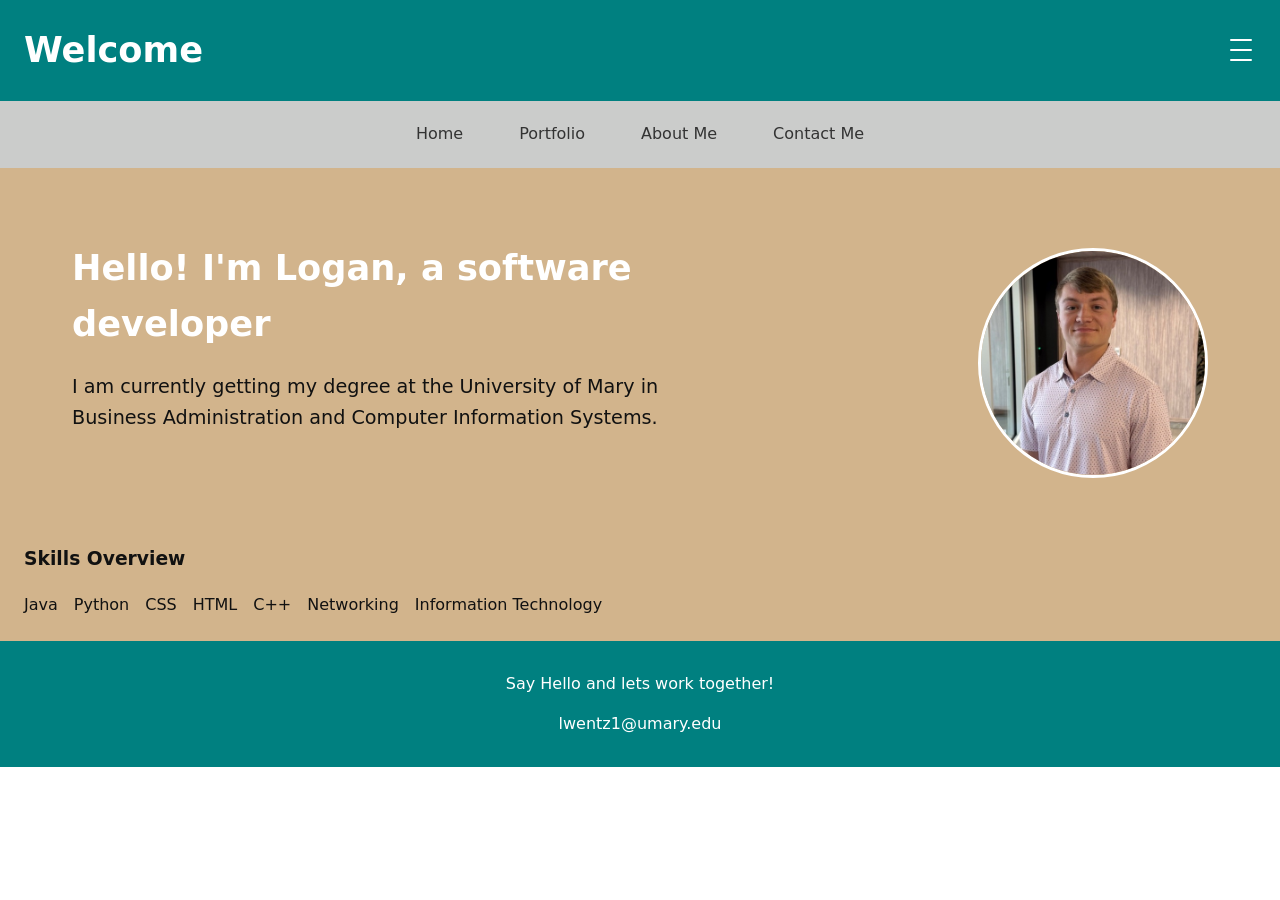
<file: index.html>
<!DOCTYPE html>
<!--
Logan Wentz
Index HTML file
Date: 9-23-2025
-->

<html lang="en">

<head>
    <meta charset="UTF-8">
    <meta name="viewport" content="width=device-width, initial-scale=1.0">
    <title>Home Page</title>
    <meta name="description"
        content="Logan Wentz — software developer and University of Mary student. Browse projects, about, and contact information.">
    <meta name="keywords"
        content="Logan Wentz, software developer, portfolio, University of Mary, Computer Information Systems, Business Administration">
    <meta name="author" content="Logan Wentz">
    <meta property="og:title" content="Home — Logan Wentz">
    <meta property="og:description"
        content="Portfolio and contact information for Logan Wentz, software developer and University of Mary student.">
    <meta property="og:type" content="website">
    <meta property="og:image" content="images/me.jpeg">
    <meta name="twitter:card" content="summary_large_image">
    <meta name="twitter:title" content="Home — Logan Wentz">
    <meta name="twitter:description" content="Portfolio and contact information for Logan Wentz, software developer.">
    <link rel="stylesheet" href="styles/styles.css">
</head>

<body>
    <header>
        <div class="header-content">
            <h1>Welcome</h1>
            <button class="hamburger" aria-label="Menu" aria-expanded="false" aria-controls="navigation" type="button">
                <span class="bar"></span>
                <span class="bar"></span>
                <span class="bar"></span>
            </button>
        </div>
        <nav id="navigation" class="nav" aria-label="Main navigation">
            <ul>
                <li><a href="index.html">Home</a></li>
                <li><a href="portfolio.html">Portfolio</a></li>
                <li><a href="about.html">About Me</a></li>
                <li><a href="contact.html">Contact Me</a></li>
            </ul>
        </nav>
    </header>

    <main>
        <div class="hero">
            <div class="introduction">
                <h1>Hello! I'm Logan, a software developer</h1>
                <p>I am currently getting my degree at the University of Mary in Business Administration and
                    Computer Information Systems.</p>
            </div>

            <figure class="profile-figure">
                <img src="images/me.jpeg" class="portfolio-picture" alt="Logan Wentz">
            </figure>
        </div>

        <section id="skills-area" aria-labelledby="skills-heading">
            <h3 id="skills-heading">Skills Overview</h3>
            <ul class="Skills">
                <li>Java</li>
                <li>Python</li>
                <li>CSS</li>
                <li>HTML</li>
                <li>C++</li>
                <li>Networking</li>
                <li>Information Technology</li>
            </ul>
        </section>
    </main>

    <footer>
        <p>Say Hello and lets work together!</p>
        <p><a href="mailto:lwentz1@umary.edu">lwentz1@umary.edu</a></p>
    </footer>
    <!--In order to move images and text we use the style="text-align: center; or other areas"-->
    <!--The resource I used was w3Schools-->
    <!--It means that the browser was overridden by my style sheet-->
    <script src="scripts/script.js"></script>
</body>

</html>
</file>
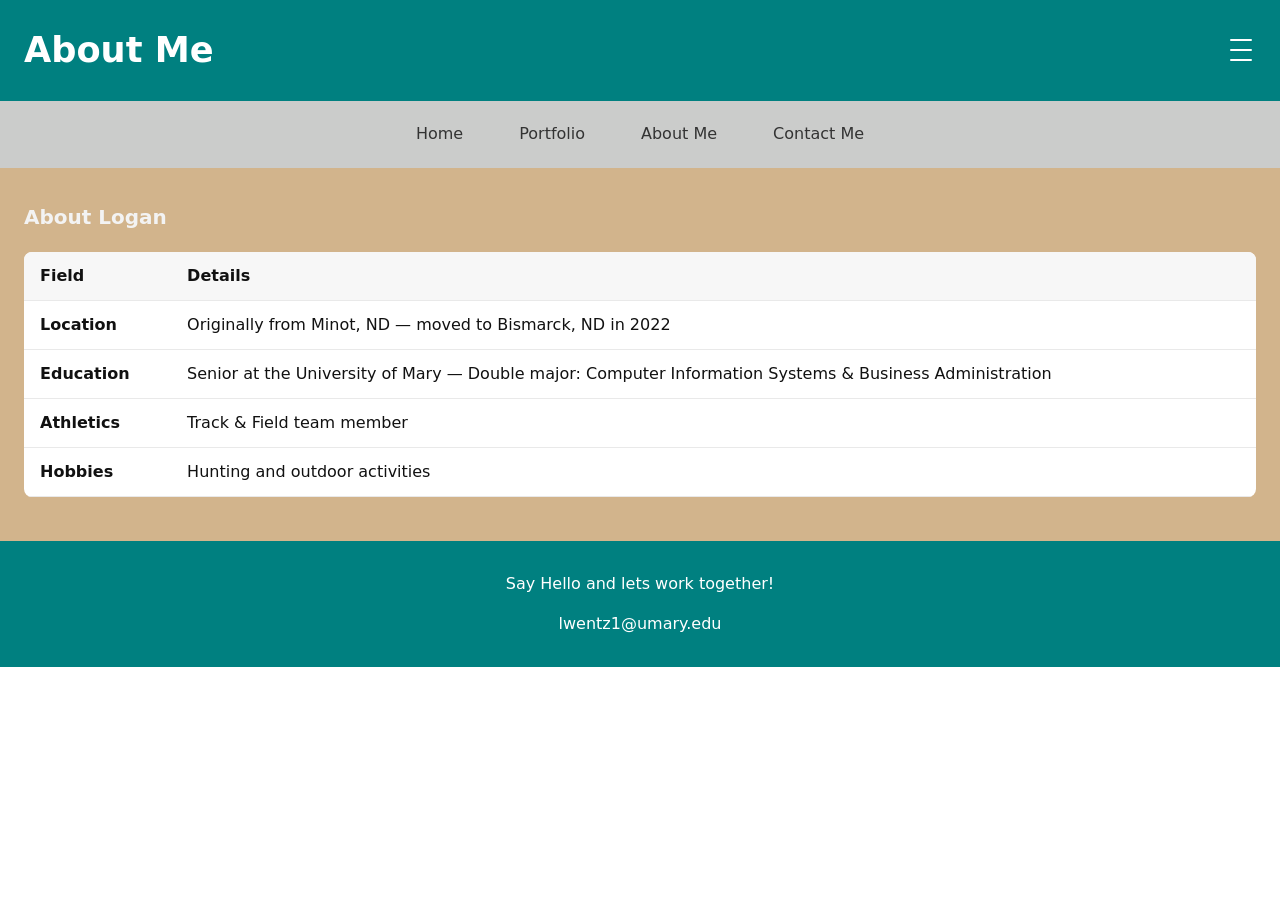
<file: about.html>
<!DOCTYPE html>
<!--
Logan Wentz
About Me HTML file
Date: 9-23-2025
-->

<html lang="en">

<head>
    <meta charset="UTF-8">
    <meta name="viewport" content="width=device-width, initial-scale=1.0">
    <title>About Me</title>
    <meta name="description"
        content="About Logan Wentz — University of Mary student, track & field athlete, studying Computer Information Systems and Business Administration.">
    <meta name="keywords"
        content="Logan Wentz, about, University of Mary, track and field, Computer Information Systems, Business Administration">
    <meta name="author" content="Logan Wentz">
    <meta property="og:title" content="About — Logan Wentz">
    <meta property="og:description" content="Learn more about Logan — education, athletics, and interests.">
    <meta property="og:type" content="profile">
    <meta property="og:image" content="images/me.jpeg">
    <meta name="twitter:card" content="summary">
    <meta name="twitter:title" content="About — Logan Wentz">
    <meta name="twitter:description" content="Learn more about Logan — education, athletics, and interests.">
    <link rel="stylesheet" href="styles/styles.css">
</head>

<body>
    <header>
        <div class="header-content">
            <h1>About Me</h1>
            <button class="hamburger" aria-label="Menu" aria-expanded="false" aria-controls="navigation" type="button">
                <span class="bar"></span>
                <span class="bar"></span>
                <span class="bar"></span>
            </button>
        </div>
        <nav id="navigation" aria-label="Main navigation">
            <ul>
                <li><a href="index.html">Home</a></li>
                <li><a href="portfolio.html">Portfolio</a></li>
                <li><a href="about.html">About Me</a></li>
                <li><a href="contact.html">Contact Me</a></li>
            </ul>
        </nav>
    </header>
    <!--This will be the main section of the file-->
    <main>
        <section class="about-table-section" aria-labelledby="about-heading">
            <h2 id="about-heading">About Logan</h2>

            <div class="table-wrapper">
                <table class="about-table">
                    <caption class="visually-hidden">Summary of personal details for Logan Wentz</caption>
                    <thead>
                        <tr>
                            <th scope="col">Field</th>
                            <th scope="col">Details</th>
                        </tr>
                    </thead>
                    <tbody>
                        <tr>
                            <th scope="row">Location</th>
                            <td>Originally from Minot, ND — moved to Bismarck, ND in 2022</td>
                        </tr>
                        <tr>
                            <th scope="row">Education</th>
                            <td>Senior at the University of Mary — Double major: Computer Information Systems &amp;
                                Business Administration</td>
                        </tr>
                        <tr>
                            <th scope="row">Athletics</th>
                            <td>Track &amp; Field team member</td>
                        </tr>
                        <tr>
                            <th scope="row">Hobbies</th>
                            <td>Hunting and outdoor activities</td>
                        </tr>
                    </tbody>
                </table>
            </div>
        </section>

    </main>
    <footer>
        <p>Say Hello and lets work together!</p>
        <p><a href="mailto:lwentz1@umary.edu">lwentz1@umary.edu</a></p>
    </footer>
    <script src="scripts/script.js"></script>
</body>

</html>
</file>
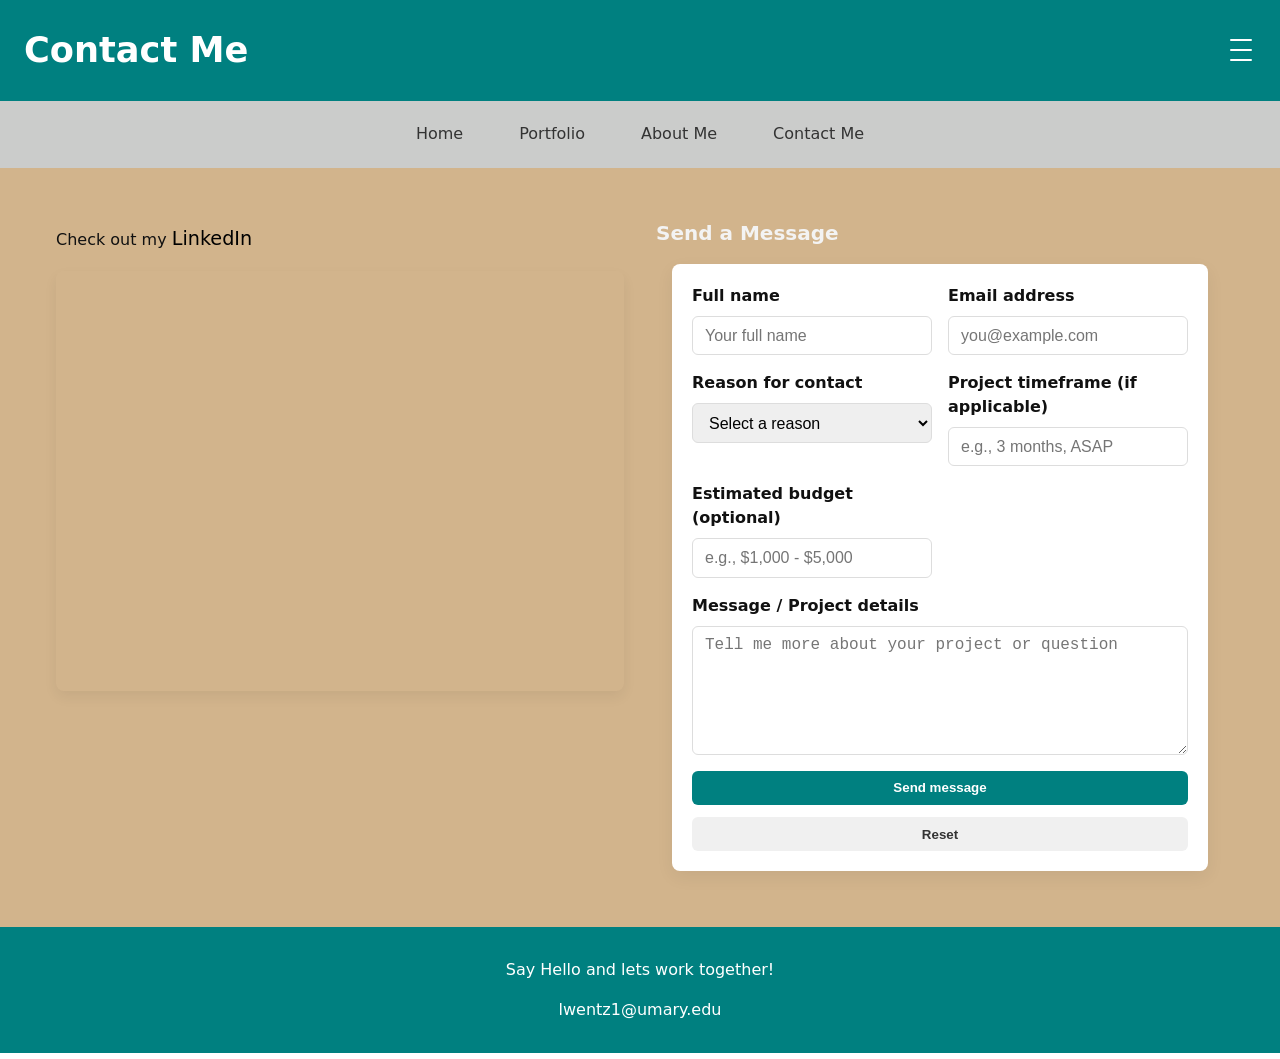
<file: contact.html>
<!DOCTYPE html>
<!--
Logan Wentz
Contact HTML file
Date: 9-23-2025
-->

<html lang="en">

<head>
    <meta charset="UTF-8">
    <meta name="viewport" content="width=device-width, initial-scale=1.0">
    <title>Contact Me</title>
    <meta name="description"
        content="Contact Logan Wentz — reach out about projects, job opportunities, or general questions.">
    <meta name="keywords" content="Logan Wentz, contact, email, projects, hire, collaboration">
    <meta name="author" content="Logan Wentz">
    <meta property="og:title" content="Contact — Logan Wentz">
    <meta property="og:description"
        content="Get in touch with Logan for project inquiries, hiring, or general questions.">
    <meta property="og:type" content="website">
    <meta property="og:image" content="images/me.jpeg">
    <meta name="twitter:card" content="summary">
    <meta name="twitter:title" content="Contact — Logan Wentz">
    <meta name="twitter:description"
        content="Get in touch with Logan for project inquiries, hiring, or general questions.">
    <link rel="stylesheet" href="styles/styles.css">
</head>

<body>
    <header>
        <div class="header-content">
            <h1>Contact Me</h1>
            <button class="hamburger" aria-label="Menu" aria-expanded="false" aria-controls="navigation" type="button">
                <span class="bar"></span>
                <span class="bar"></span>
                <span class="bar"></span>
            </button>
        </div>
        <nav id="navigation" aria-label="Main navigation">
            <ul>
                <li><a href="index.html">Home</a></li>
                <li><a href="portfolio.html">Portfolio</a></li>
                <li><a href="about.html">About Me</a></li>
                <li><a href="contact.html">Contact Me</a></li>
            </ul>
        </nav>
    </header>
    <!--This will be the main section of the file-->
    <main>
        <div class="contact-grid">
            <section id="contact-me" class="contact-map">
                <p>Check out my <a href="https://www.linkedin.com/in/logan-wentz-259500352/" target="_blank"
                        rel="noopener noreferrer" class="linkedin">LinkedIn</a></p>
                <iframe title="University of Mary location"
                    src="https://www.google.com/maps/embed?pb=!1m18!1m12!1m3!1d10940.243697326681!2d-100.76200731871661!3d46.72425983795849!2m3!1f0!2f0!3f0!3m2!1i1024!2i768!4f13.1!3m3!1m2!1s0x52d79c3a02b5607d%3A0x738cbb4e2494f768!2sUniversity%20of%20Mary!5e0!3m2!1sen!2sus!4v1759280216389!5m2!1sen!2sus"
                    width="600" height="450" style="border:0;" allowfullscreen="" loading="lazy"
                    referrerpolicy="no-referrer-when-downgrade"></iframe>
            </section>

            <section id="contact-form-section" aria-labelledby="contact-form-heading" class="contact-form-section">
                <h2 id="contact-form-heading">Send a Message</h2>

                <div class="form-wrapper">
                    <form class="contact-form" method="post" action="#" novalidate>
                        <div class="form-row">
                            <label for="name">Full name</label>
                            <input type="text" id="name" name="name" required placeholder="Your full name">
                        </div>

                        <div class="form-row">
                            <label for="email">Email address</label>
                            <input type="email" id="email" name="email" required placeholder="you@example.com">
                        </div>

                        <div class="form-row">
                            <label for="reason">Reason for contact</label>
                            <select id="reason" name="reason" required>
                                <option value="">Select a reason</option>
                                <option value="project">Discuss a project</option>
                                <option value="job">Job opportunity</option>
                                <option value="question">General question</option>
                                <option value="other">Other</option>
                            </select>
                        </div>

                        <div class="form-row">
                            <label for="timeframe">Project timeframe (if applicable)</label>
                            <input type="text" id="timeframe" name="timeframe" placeholder="e.g., 3 months, ASAP">
                        </div>

                        <div class="form-row">
                            <label for="budget">Estimated budget (optional)</label>
                            <input type="text" id="budget" name="budget" placeholder="e.g., $1,000 - $5,000">
                        </div>

                        <div class="form-row full-width">
                            <label for="message">Message / Project details</label>
                            <textarea id="message" name="message" rows="6" required
                                placeholder="Tell me more about your project or question"></textarea>
                        </div>

                        <div class="form-row full-width form-actions">
                            <button type="submit" class="btn-submit">Send message</button>
                            <button type="reset" class="btn-reset">Reset</button>
                        </div>
                    </form>
                </div>
            </section>
        </div>
    </main>
    <footer>
        <p>Say Hello and lets work together!</p>
        <p><a href="mailto:lwentz1@umary.edu">lwentz1@umary.edu</a></p>
    </footer>
    <script src="scripts/script.js"></script>
</body>

</html>
</file>
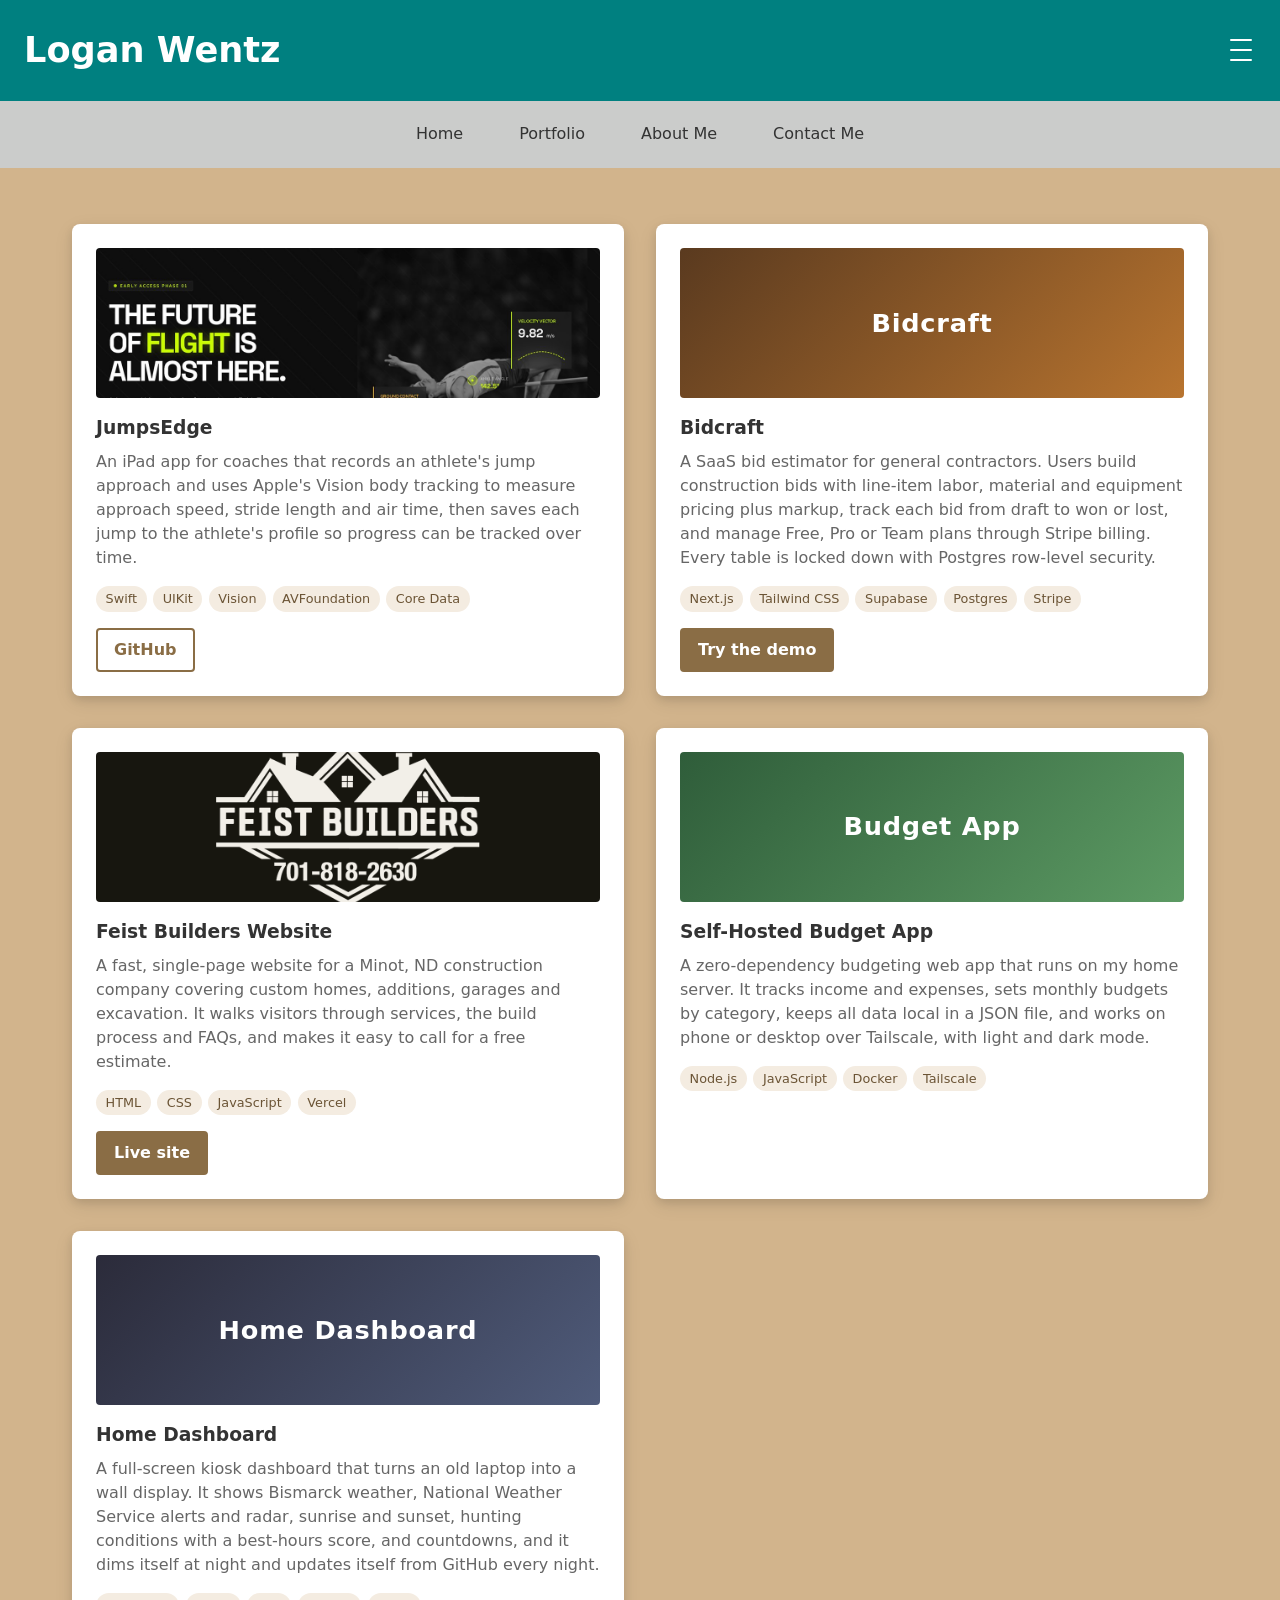
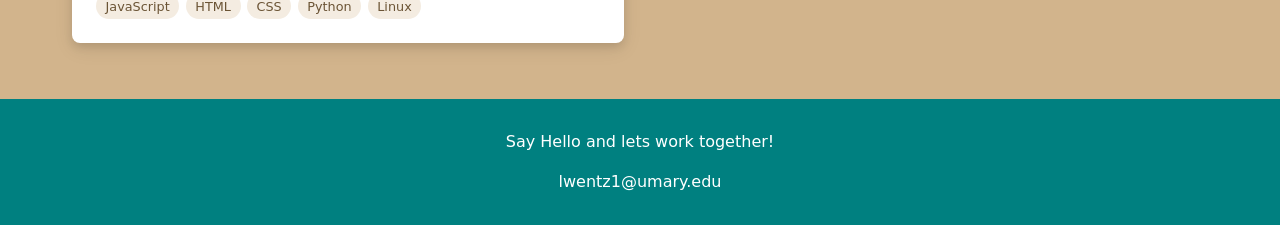
<file: portfolio.html>
<!DOCTYPE html>
<!--
Logan Wentz
Template HTML file
Date: 9-23-2025
-->

<html lang="en">

<head>
    <meta charset="UTF-8">
    <meta name="viewport" content="width=device-width, initial-scale=1.0">
    <title>Portfolio</title>
    <meta name="description"
        content="Portfolio of projects by Logan Wentz — software development work, demos, and source code examples.">
    <meta name="keywords" content="Logan Wentz, portfolio, projects, software, web development, Python, Java">
    <meta name="author" content="Logan Wentz">
    <meta property="og:title" content="Portfolio — Logan Wentz">
    <meta property="og:description" content="A selection of projects and demos by Logan Wentz.">
    <meta property="og:type" content="website">
    <meta property="og:image" content="images/projects/feist-builders.png">
    <meta name="twitter:card" content="summary_large_image">
    <meta name="twitter:title" content="Portfolio — Logan Wentz">
    <meta name="twitter:description" content="A selection of projects and demos by Logan Wentz.">
    <link rel="stylesheet" href="styles/styles.css">
</head>

<body>
    <header>
        <div class="header-content">
            <h1>Logan Wentz</h1>
            <button class="hamburger" aria-label="Menu" aria-expanded="false" aria-controls="navigation" type="button">
                <span class="bar"></span>
                <span class="bar"></span>
                <span class="bar"></span>
            </button>
        </div>
        <nav id="navigation" aria-label="Main navigation">
            <ul>
                <li><a href="index.html">Home</a></li>
                <li><a href="portfolio.html">Portfolio</a></li>
                <li><a href="about.html">About Me</a></li>
                <li><a href="contact.html">Contact Me</a></li>
            </ul>
        </nav>
    </header>

    <!--This will be the main section of the file-->
    <main>
        <div class="projects-grid">
            <article class="project-card">
                <img src="images/projects/jumpsedge.jpg" alt="Jumpers Edge landing page showing an athlete mid-jump with tracked metrics">
                <h3>JumpsEdge</h3>
                <p>An iPad app for coaches that records an athlete's jump approach and uses Apple's Vision body tracking to measure approach speed, stride length and air time, then saves each jump to the athlete's profile so progress can be tracked over time.</p>
                <ul class="project-tags" aria-label="Technologies">
                    <li>Swift</li>
                    <li>UIKit</li>
                    <li>Vision</li>
                    <li>AVFoundation</li>
                    <li>Core Data</li>
                </ul>
                <div class="project-links">
                    <a class="project-link project-link--secondary" href="https://github.com/loganwentz38/JumpsEdge" target="_blank" rel="noopener">GitHub</a>
                </div>
            </article>
            <article class="project-card">
                <div class="project-thumb project-thumb--bidcraft" aria-hidden="true">Bidcraft</div>
                <h3>Bidcraft</h3>
                <p>A SaaS bid estimator for general contractors. Users build construction bids with line-item labor, material and equipment pricing plus markup, track each bid from draft to won or lost, and manage Free, Pro or Team plans through Stripe billing. Every table is locked down with Postgres row-level security.</p>
                <ul class="project-tags" aria-label="Technologies">
                    <li>Next.js</li>
                    <li>Tailwind CSS</li>
                    <li>Supabase</li>
                    <li>Postgres</li>
                    <li>Stripe</li>
                </ul>
                <div class="project-links">
                    <a class="project-link" href="https://bidcraft-seven.vercel.app/demo" target="_blank" rel="noopener">Try the demo</a>
                </div>
            </article>
            <article class="project-card">
                <img src="images/projects/feist-builders.png" alt="Feist Builders website preview with logo and phone number">
                <h3>Feist Builders Website</h3>
                <p>A fast, single-page website for a Minot, ND construction company covering custom homes, additions, garages and excavation. It walks visitors through services, the build process and FAQs, and makes it easy to call for a free estimate.</p>
                <ul class="project-tags" aria-label="Technologies">
                    <li>HTML</li>
                    <li>CSS</li>
                    <li>JavaScript</li>
                    <li>Vercel</li>
                </ul>
                <div class="project-links">
                    <a class="project-link" href="https://feist-builders.vercel.app/" target="_blank" rel="noopener">Live site</a>
                </div>
            </article>
            <article class="project-card">
                <div class="project-thumb project-thumb--budget" aria-hidden="true">Budget App</div>
                <h3>Self-Hosted Budget App</h3>
                <p>A zero-dependency budgeting web app that runs on my home server. It tracks income and expenses, sets monthly budgets by category, keeps all data local in a JSON file, and works on phone or desktop over Tailscale, with light and dark mode.</p>
                <ul class="project-tags" aria-label="Technologies">
                    <li>Node.js</li>
                    <li>JavaScript</li>
                    <li>Docker</li>
                    <li>Tailscale</li>
                </ul>
            </article>
            <article class="project-card">
                <div class="project-thumb project-thumb--dashboard" aria-hidden="true">Home Dashboard</div>
                <h3>Home Dashboard</h3>
                <p>A full-screen kiosk dashboard that turns an old laptop into a wall display. It shows Bismarck weather, National Weather Service alerts and radar, sunrise and sunset, hunting conditions with a best-hours score, and countdowns, and it dims itself at night and updates itself from GitHub every night.</p>
                <ul class="project-tags" aria-label="Technologies">
                    <li>JavaScript</li>
                    <li>HTML</li>
                    <li>CSS</li>
                    <li>Python</li>
                    <li>Linux</li>
                </ul>
            </article>
        </div>
    </main>
    <footer>
        <p>Say Hello and lets work together!</p>
        <p><a href="mailto:lwentz1@umary.edu">lwentz1@umary.edu</a></p>
    </footer>
    <script src="scripts/script.js"></script>
</body>

</html>
</file>
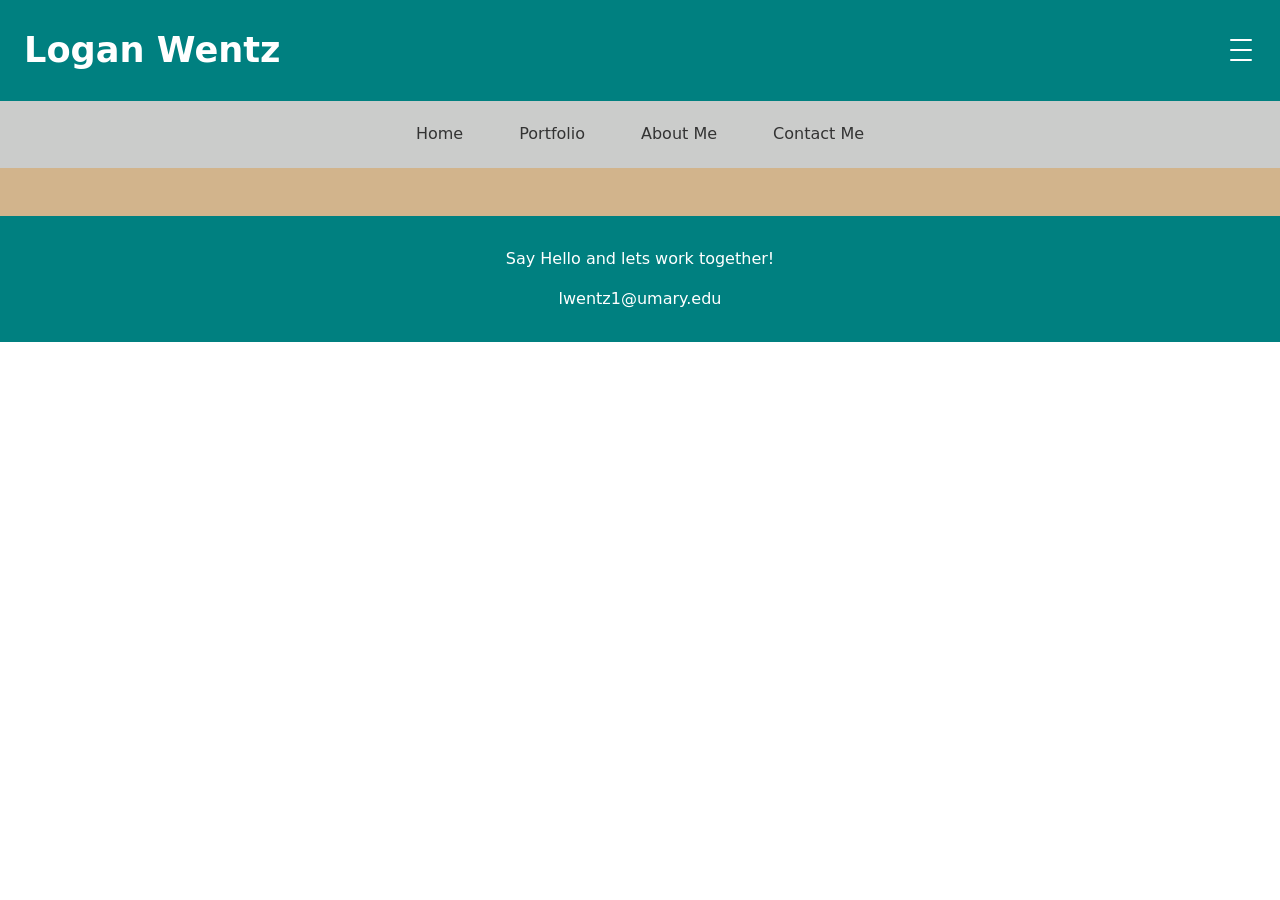
<file: template.html>
<!DOCTYPE html>
<!--
Logan Wentz
Template HTML file
Date: 9-23-2025
-->

<html lang="en">

<head>
    <meta charset="UTF-8">
    <meta name="viewport" content="width=device-width, initial-scale=1.0">
    <title>Template Page</title>
    <meta name="description" content="Template page for Logan Wentz website — use as a starting point for new pages.">
    <meta name="keywords" content="Logan Wentz, template, website">
    <meta name="author" content="Logan Wentz">
    <meta property="og:title" content="Template — Logan Wentz">
    <meta property="og:description" content="Template page for the Logan Wentz website.">
    <meta property="og:type" content="website">
    <meta property="og:image" content="images/placeholder.jpg">
    <meta name="twitter:card" content="summary">
    <meta name="twitter:title" content="Template — Logan Wentz">
    <meta name="twitter:description" content="Template page for the Logan Wentz website.">
    <link rel="stylesheet" href="styles/styles.css">
</head>

<body>
    <header>
        <div class="header-content">
            <h1>Logan Wentz</h1>
            <button class="hamburger" aria-label="Menu" aria-expanded="false" aria-controls="navigation" type="button">
                <span class="bar"></span>
                <span class="bar"></span>
                <span class="bar"></span>
            </button>
        </div>
        <nav id="navigation" aria-label="Main navigation">
            <ul>
                <li><a href="index.html">Home</a></li>
                <li><a href="portfolio.html">Portfolio</a></li>
                <li><a href="about.html">About Me</a></li>
                <li><a href="contact.html">Contact Me</a></li>
            </ul>
        </nav>
    </header>

    <!--This will be the main section of the file-->
    <main>

    </main>
    <footer>
        <p>Say Hello and lets work together!</p>
        <p><a href="mailto:lwentz1@umary.edu">lwentz1@umary.edu</a></p>
    </footer>
    <script src="scripts/script.js"></script>
</body>

</html>
</file>
<file: styles/styles.css>
/*
Logan Wentz
Styles CSS file
Date: 10-13-2025
*/

/* we could center an image element by setting margin-left: auto;
  margin-right: auto;*/

/* Modern minimal reset */
:root {
  box-sizing: border-box;
}

*,
*::before,
*::after {
  box-sizing: inherit;
}

html,
body {
  height: 100%;
}

/* Header styles */
h1 {
  font-size: 2.2rem;
  margin: 0;
  color: white;
}

h2 {
  font-size: 1.25rem;
  margin: 10px 0 0 0;
  color: #f3f3f3;
}

.header-content {
  display: flex;
  align-items: center;
  justify-content: space-between;
  gap: 1rem;
  background-color: #008080;
  /* teal */
  padding: 1rem;
}

.portfolio-picture {
  /* fluid, responsive size: min 88px, preferred 12vw, max 320px */
  width: clamp(88px, 12vw, 320px);
  aspect-ratio: 1 / 1;
  border: 3px solid white;
  border-radius: 50%;
  object-fit: cover;
  flex-shrink: 0;
}

body {
  margin: 0;
  line-height: 1.5;
  background: #fff;
  color: #111;
  font-family: system-ui, -apple-system, "Segoe UI", Roboto, "Helvetica Neue", Arial, "Noto Sans", "Apple Color Emoji", "Segoe UI Emoji", "Segoe UI Symbol";
}

/* make images and videos responsive */
img,
picture,
video,
canvas,
svg {
  display: block;
  max-width: 100%;
}

/* remove default list padding */
ul,
ol {
  padding: 0;
  margin: 0;
}

/* Navigation styles */
nav ul {
  list-style: none;
  display: flex;
  flex-wrap: wrap;
  justify-content: center;
  gap: 1.5rem;
  padding: 0.75rem 1rem;
  background-color: #CBCCCB;
  margin: 0;
}

nav li {
  margin: 0;
}

nav a {
  text-decoration: none;
  color: #333;
  padding: 0.5rem 1rem;
  display: inline-block;
  transition: color 0.18s ease, transform 0.15s ease, box-shadow 0.18s ease;
}

/* Subtle lift and focus styles for nav items */
nav a:hover,
nav a:focus-visible {
  transform: translateY(-3px) scale(1.02);
  color: #444;
  box-shadow: 0 6px 14px rgba(0, 0, 0, 0.06);
  outline: none;
}

nav a:active {
  transform: translateY(0) scale(0.995);
  box-shadow: none;
}

/* Accessible focus ring */
nav a:focus-visible {
  box-shadow: 0 0 0 4px rgba(0, 128, 128, 0.12), 0 6px 14px rgba(0, 0, 0, 0.04);
}

/* Main content styles */
main {
  padding: 20px;
  font-style: normal;
  background-color: #D2B48C;
}

/* Project Grid styles */
.projects-grid {
  display: grid;
  grid-template-columns: repeat(2, 1fr);
  gap: 2rem;
  padding: 2rem;
  max-width: 1200px;
  margin: 0 auto;
}

.project-card {
  display: flex;
  flex-direction: column;
  background: white;
  border-radius: 8px;
  padding: 1.5rem;
  box-shadow: 0 4px 8px rgba(0, 0, 0, 0.1), 0 6px 20px rgba(0, 0, 0, 0.08);
  transition: transform 0.3s ease, box-shadow 0.3s ease;
}

.project-card:hover {
  transform: translateY(-5px);
  box-shadow: 0 6px 12px rgba(0, 0, 0, 0.15), 0 8px 24px rgba(0, 0, 0, 0.12);
}

.project-card img {
  width: 100%;
  height: 150px;
  object-fit: cover;
  border-radius: 4px;
  margin-bottom: 1rem;
}

.project-card h3 {
  margin: 0 0 0.5rem 0;
  color: #333;
}

.project-card p {
  margin: 0;
  color: #666;
}

/* Text banner used until a project has a screenshot */
.project-thumb {
  display: flex;
  align-items: center;
  justify-content: center;
  height: 150px;
  border-radius: 4px;
  margin-bottom: 1rem;
  font-size: 1.6rem;
  font-weight: 700;
  letter-spacing: 0.03em;
  color: white;
}

.project-thumb--jumpsedge {
  background: linear-gradient(135deg, #1f3a5f, #3a6ea5);
}

.project-thumb--budget {
  background: linear-gradient(135deg, #2f5d3a, #5c9a63);
}

.project-thumb--bidcraft {
  background: linear-gradient(135deg, #5a3a1f, #b8742f);
}

.project-thumb--dashboard {
  background: linear-gradient(135deg, #2b2b3a, #4f5b7a);
}

.project-tags {
  display: flex;
  flex-wrap: wrap;
  gap: 0.4rem;
  list-style: none;
  padding: 0;
  margin: 1rem 0 0 0;
}

.project-tags li {
  padding: 0.2rem 0.6rem;
  border-radius: 999px;
  background: #f4ece1;
  color: #6b5435;
  font-size: 0.8rem;
}

.project-links {
  display: flex;
  flex-wrap: wrap;
  gap: 0.6rem;
  margin-top: auto;
  padding-top: 1rem;
}

.project-link {
  display: inline-block;
  padding: 0.5rem 1rem;
  border: 2px solid #8a6d45;
  border-radius: 4px;
  background: #8a6d45;
  color: white;
  font-weight: 600;
  text-decoration: none;
  transition: background 0.2s ease, color 0.2s ease;
}

.project-link:hover,
.project-link:focus-visible {
  background: #6b5435;
  border-color: #6b5435;
}

.project-link--secondary {
  background: transparent;
  color: #8a6d45;
}

.project-link--secondary:hover,
.project-link--secondary:focus-visible {
  background: #8a6d45;
  color: white;
}

.hero {
  display: flex;
  align-items: center;
  gap: 2rem;
  justify-content: space-between;
  max-width: 1200px;
  margin: 0 auto 1.5rem auto;
}

.profile-figure {
  margin: 0;
}

.hero .introduction {
  flex: 1 1 60%;
}

.hero .profile-figure {
  flex: 0 0 auto;
  /* don't grow, don't shrink */
  margin-left: auto;
  /* push to the right */
}

.introduction {
  font-size: 1.2rem;
  line-height: 1.6;
  max-width: 400px;
}

.Skills {
  list-style: none;
  line-height: 1.6;
  display: flex;
  gap: .5rem;
}

.linkedin {
  color: black;
  text-decoration: none;
  font-size: 1.2rem;
  line-height: 1.6;
  max-width: 400px;
}

/* Hamburger button (desktop-only) */
.hamburger {
  display: none;
  /* mobile-first: hidden on small screens */
  background: transparent;
  border: none;
  padding: 0.25rem;
  cursor: pointer;
  align-self: center;
}

.hamburger .bar {
  display: block;
  width: 22px;
  height: 2px;
  background: white;
  margin: 4px 0;
  border-radius: 2px;
  transition: transform 0.2s ease, opacity 0.2s ease;
}

/* About table styles */
.table-wrapper {
  overflow-x: auto;
  margin: 1.25rem 0;
  border-radius: 8px;
}

.about-table {
  width: 100%;
  border-collapse: collapse;
  background: #fff;
  min-width: 360px;
  box-shadow: 0 6px 18px rgba(0, 0, 0, 0.06), 0 2px 6px rgba(0, 0, 0, 0.04);
}

.about-table th,
.about-table td {
  padding: 0.75rem 1rem;
  text-align: left;
  border-bottom: 1px solid #e9e9e9;
}

.about-table thead th {
  background: #f7f7f7;
  font-weight: 600;
}

.about-table tbody tr:hover {
  background: rgba(0, 0, 0, 0.02);
}

.visually-hidden {
  position: absolute !important;
  height: 1px;
  width: 1px;
  overflow: hidden;
  clip: rect(1px, 1px, 1px, 1px);
  white-space: nowrap;
  border: 0;
  padding: 0;
  margin: -1px;
}

@media (max-width: 480px) {

  /* allow the table to scroll, but keep reasonable column widths */
  .about-table th:first-child,
  .about-table td:first-child {
    width: 36%;
  }
}

/* Layout for contact page: map + form side-by-side on wide screens */
.contact-grid {
  display: grid;
  grid-template-columns: 1fr;
  gap: 2rem;
  max-width: 1200px;
  margin: 0 auto;
  padding: 1rem;
}

.contact-map iframe {
  width: 100%;
  height: 100%;
  min-height: 320px;
  border: 0;
  display: block;
  border-radius: 8px;
  box-shadow: 0 6px 14px rgba(0, 0, 0, 0.06);
}

.contact-grid .form-wrapper {
  margin: 0;
  align-self: start;
}

@media (min-width: 900px) {
  .contact-grid {
    grid-template-columns: 1fr 1fr;
    align-items: start;
  }

  .contact-map iframe {
    min-height: 420px;
  }
}

/* Show hamburger on wider viewports (desktop) */
@media (min-width: 769px) {
  .hamburger {
    display: inline-flex;
    flex-direction: column;
    justify-content: center;
  }
}

/* Footer styles */
footer {
  text-align: center;
  padding: 1rem;
  background-color: #008080;
  color: white;
  padding: 15px 0;
}

footer a:hover {
  color: white;
  text-decoration: underline;
}

footer p a {
  color: white;
  margin: 0;
  text-decoration: none;
}

/* Mobile-first: These are the base styles for mobile */
@media (max-width: 768px) {
  .projects-grid {
    grid-template-columns: 1fr;
    padding: 1rem;
    gap: 1.5rem;
  }

  .project-card {
    padding: 1.25rem;
  }

  .project-links {
    flex-direction: column;
  }

  .project-link {
    text-align: center;
  }

  .header-content {
    flex-direction: column;
    align-items: flex-start;
  }
}

/* Contact form styles */
.form-wrapper {
  max-width: 900px;
  margin: 1.5rem auto;
  padding: 1rem;
}

.contact-form {
  display: grid;
  grid-template-columns: 1fr 1fr;
  gap: 1rem;
  background: #fff;
  padding: 1.25rem;
  border-radius: 8px;
  box-shadow: 0 6px 18px rgba(0, 0, 0, 0.06);
}

.contact-form .form-row {
  display: flex;
  flex-direction: column;
}

.contact-form .form-row.full-width {
  grid-column: 1 / -1;
}

.contact-form label {
  font-weight: 600;
  margin-bottom: 0.5rem;
}

.contact-form input,
.contact-form select,
.contact-form textarea {
  padding: 0.6rem 0.75rem;
  border: 1px solid #ddd;
  border-radius: 6px;
  font-size: 1rem;
}

.contact-form textarea {
  resize: vertical;
}

.form-actions {
  display: flex;
  gap: 0.75rem;
  justify-content: flex-end;
}

.btn-submit,
.btn-reset {
  padding: 0.6rem 1rem;
  border-radius: 6px;
  border: none;
  cursor: pointer;
  font-weight: 600;
}

.btn-submit {
  background: #008080;
  color: #fff;
}

.btn-reset {
  background: #f0f0f0;
  color: #333;
}

@media (max-width: 700px) {
  .contact-form {
    grid-template-columns: 1fr;
  }

  .form-actions {
    justify-content: stretch;
  }
}

.hero {
  flex-direction: column;
  align-items: flex-start;
  padding: 1rem;
}

.portfolio-picture {
  width: clamp(72px, 28vw, 140px);
  align-self: flex-end;
  margin-top: 0.5rem;
}

h1 {
  font-size: 1.6rem;
}

nav ul {
  flex-direction: column;
  gap: 0.5rem;
  align-items: stretch;
}

nav a {
  display: block;
  text-align: center;
  padding: 0.6rem 0.75rem;
}

main {
  padding: 12px;
}

.Skills {
  flex-wrap: wrap;
  justify-content: flex-start;
}

/* Tablet (portrait) */
@media (min-width: 600px) {
  .header-content {
    flex-direction: row;
    align-items: center;
  }

  nav ul {
    flex-direction: row;
    justify-content: center;
    gap: 1rem;
  }

  .portfolio-picture {
    width: clamp(100px, 15vw, 200px);
  }

  .Skills {
    gap: 1rem;
  }

  main {
    padding: 1.5rem;
  }
}

/* Mobile Viewport */
@media (min-width: 769px) {
  .header-content {
    padding: 10px;
  }
}



/* Tablet (landscape) */
@media (min-width: 900px) {
  .header-content {
    padding: 1.5rem;
  }

  .hero {
    flex-direction: row;
    gap: 3rem;
    padding: 2rem;
  }

  .portfolio-picture {
    width: clamp(120px, 16vw, 280px);
  }

  h1 {
    font-size: 2rem;
  }

  .introduction {
    max-width: 500px;
  }
}

/* Desktop */
@media (min-width: 1200px) {
  .hero {
    max-width: 1200px;
    margin: 0 auto;
    padding: 3rem 2rem;
  }

  .portfolio-picture {
    width: clamp(140px, 18vw, 320px);
  }

  .introduction {
    max-width: 600px;
  }

  h1 {
    font-size: 2.2rem;
  }

  nav ul {
    gap: 2rem;
  }
}

/* Large Desktop */
@media (min-width: 1600px) {
  .hero {
    max-width: 1400px;
    padding: 4rem 2rem;
  }

  .portfolio-picture {
    width: clamp(180px, 20vw, 380px);
  }

  .introduction {
    max-width: 700px;
  }

  main {
    padding: 2rem;
  }

  .Skills {
    gap: 1.5rem;
    font-size: 1.1rem;
  }
}
</file>
